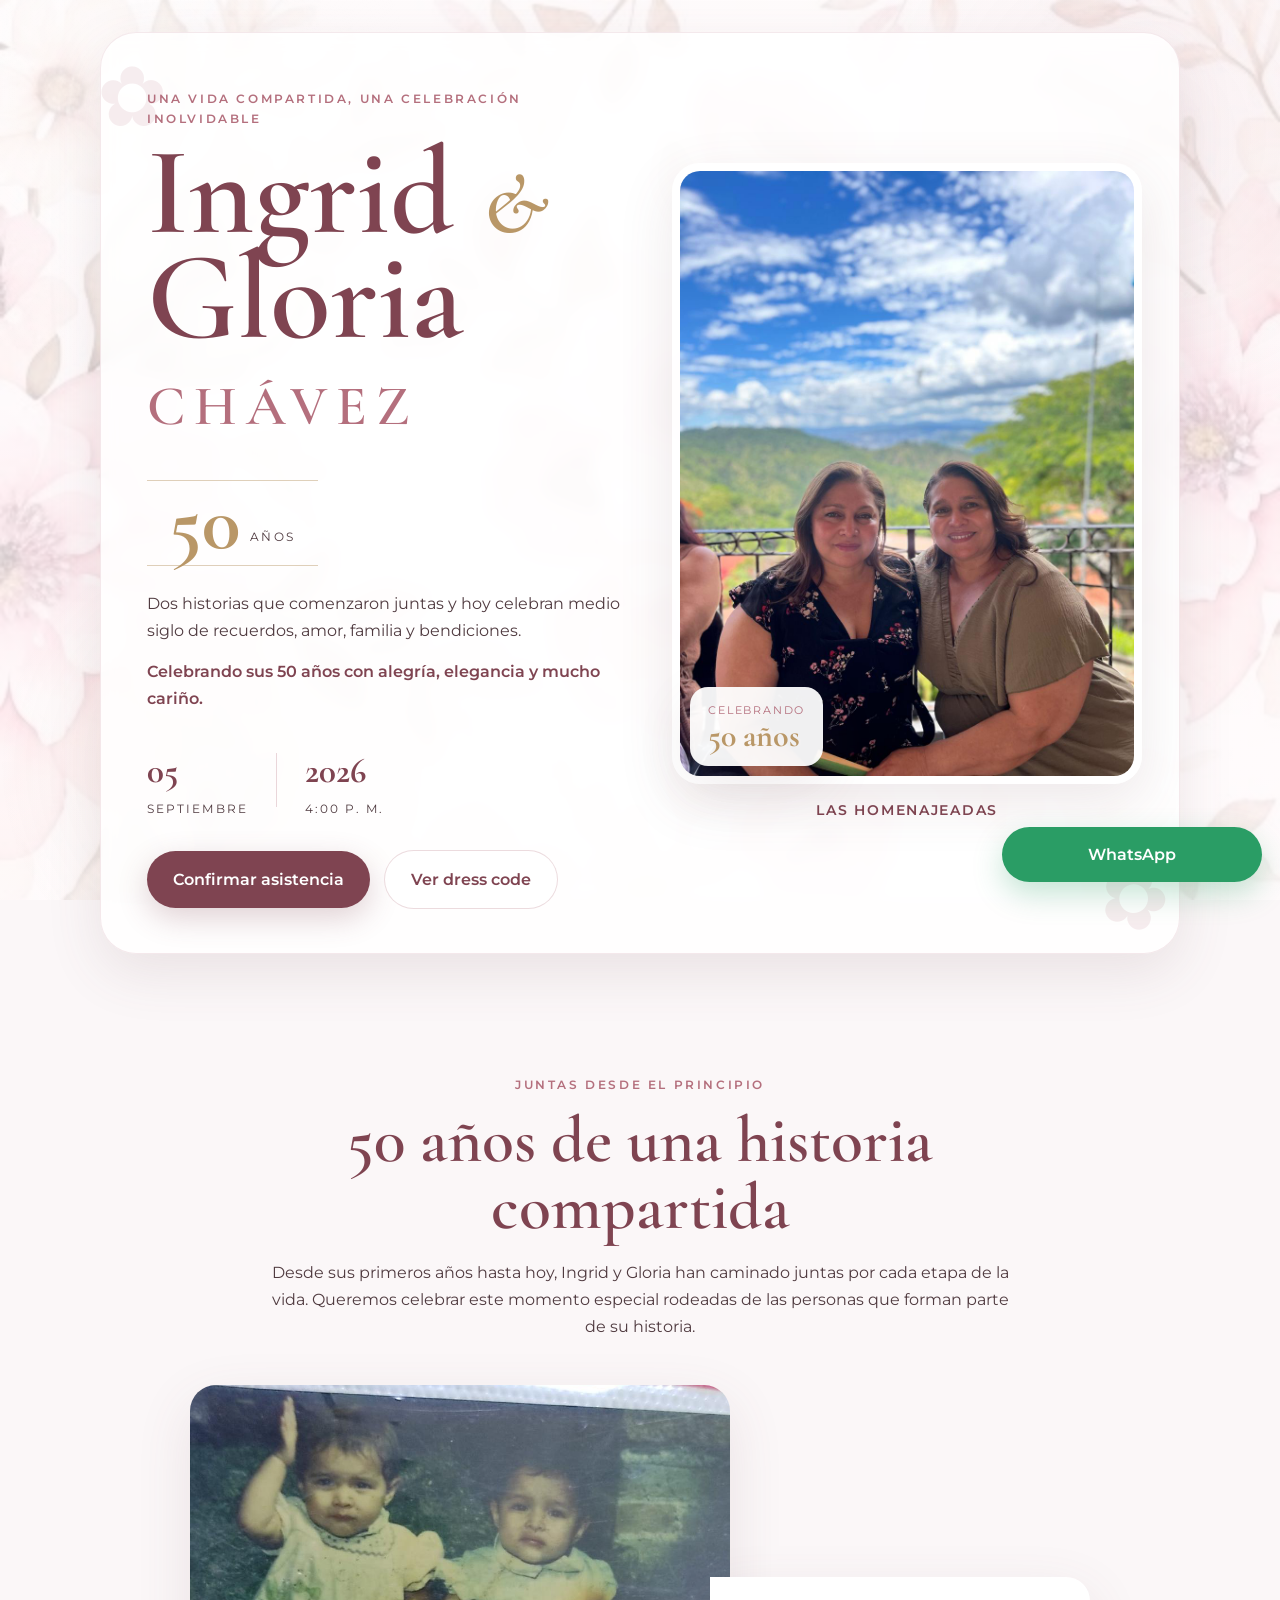
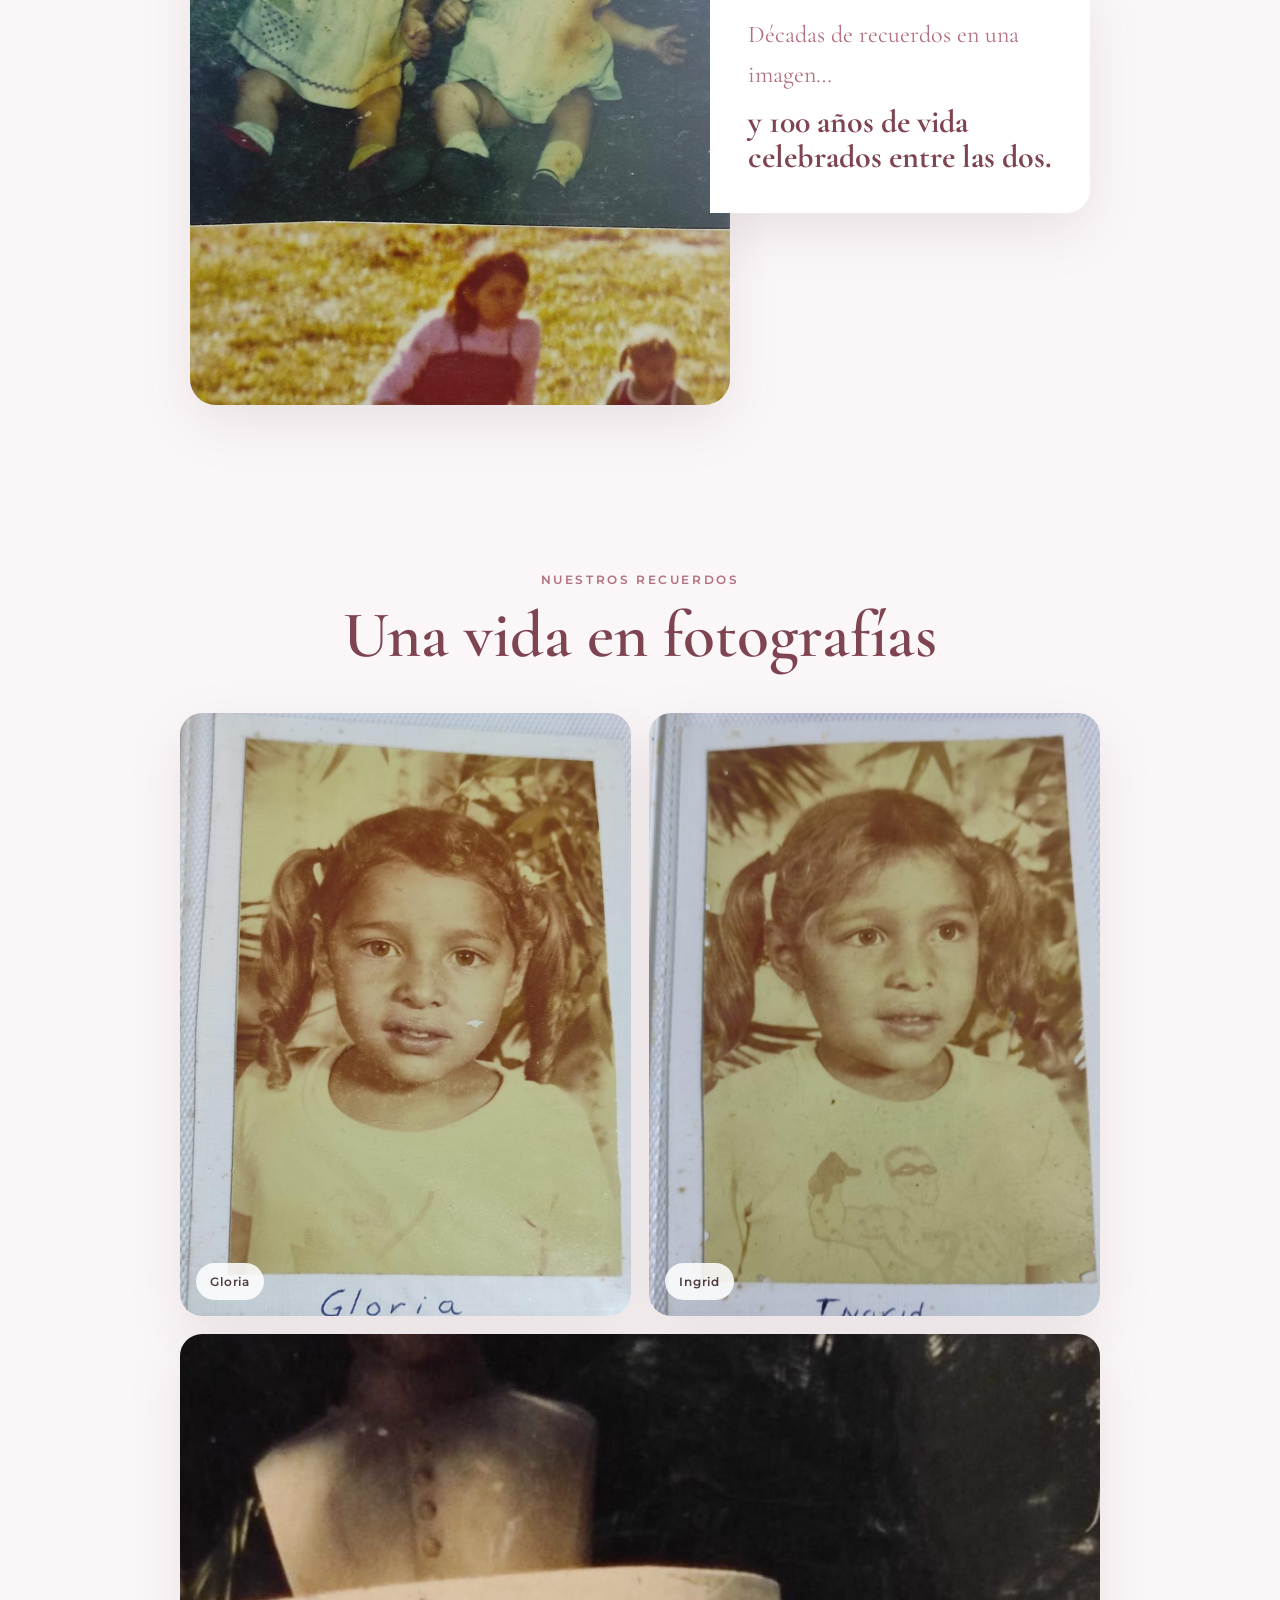
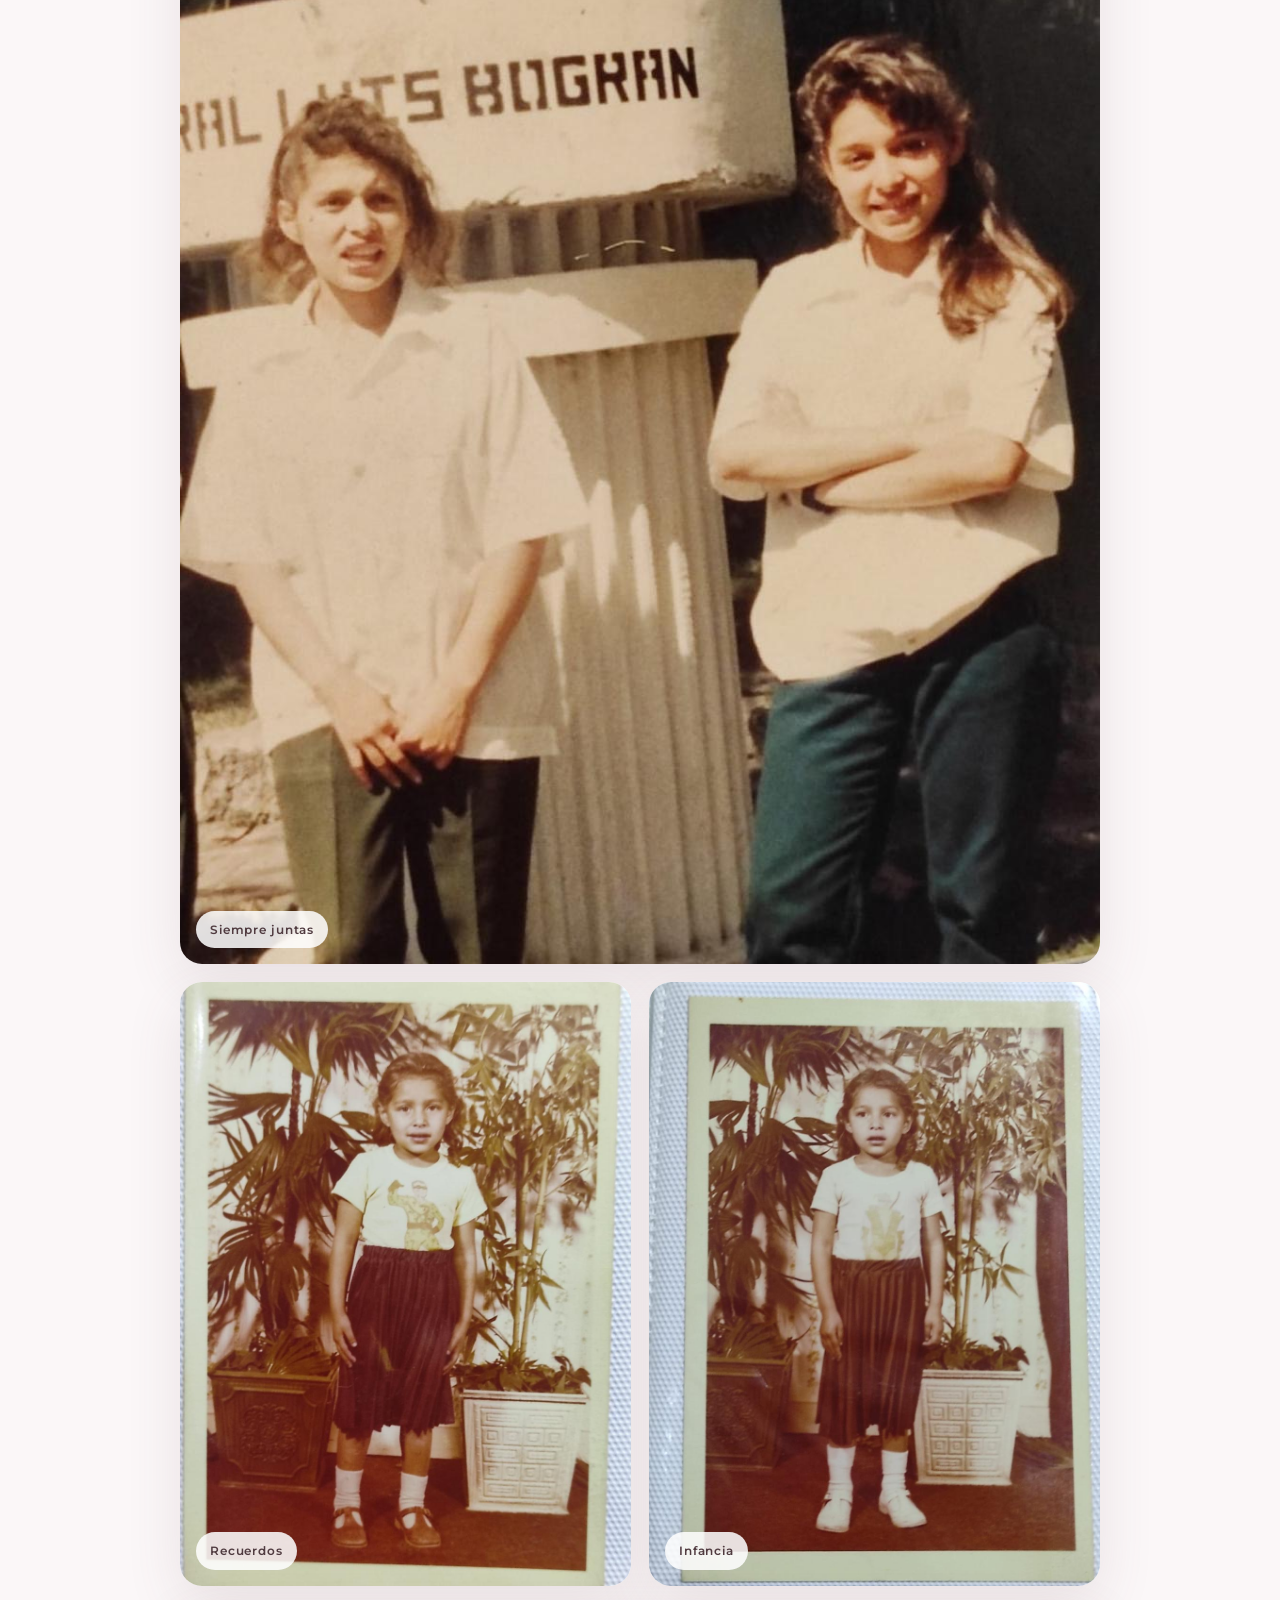
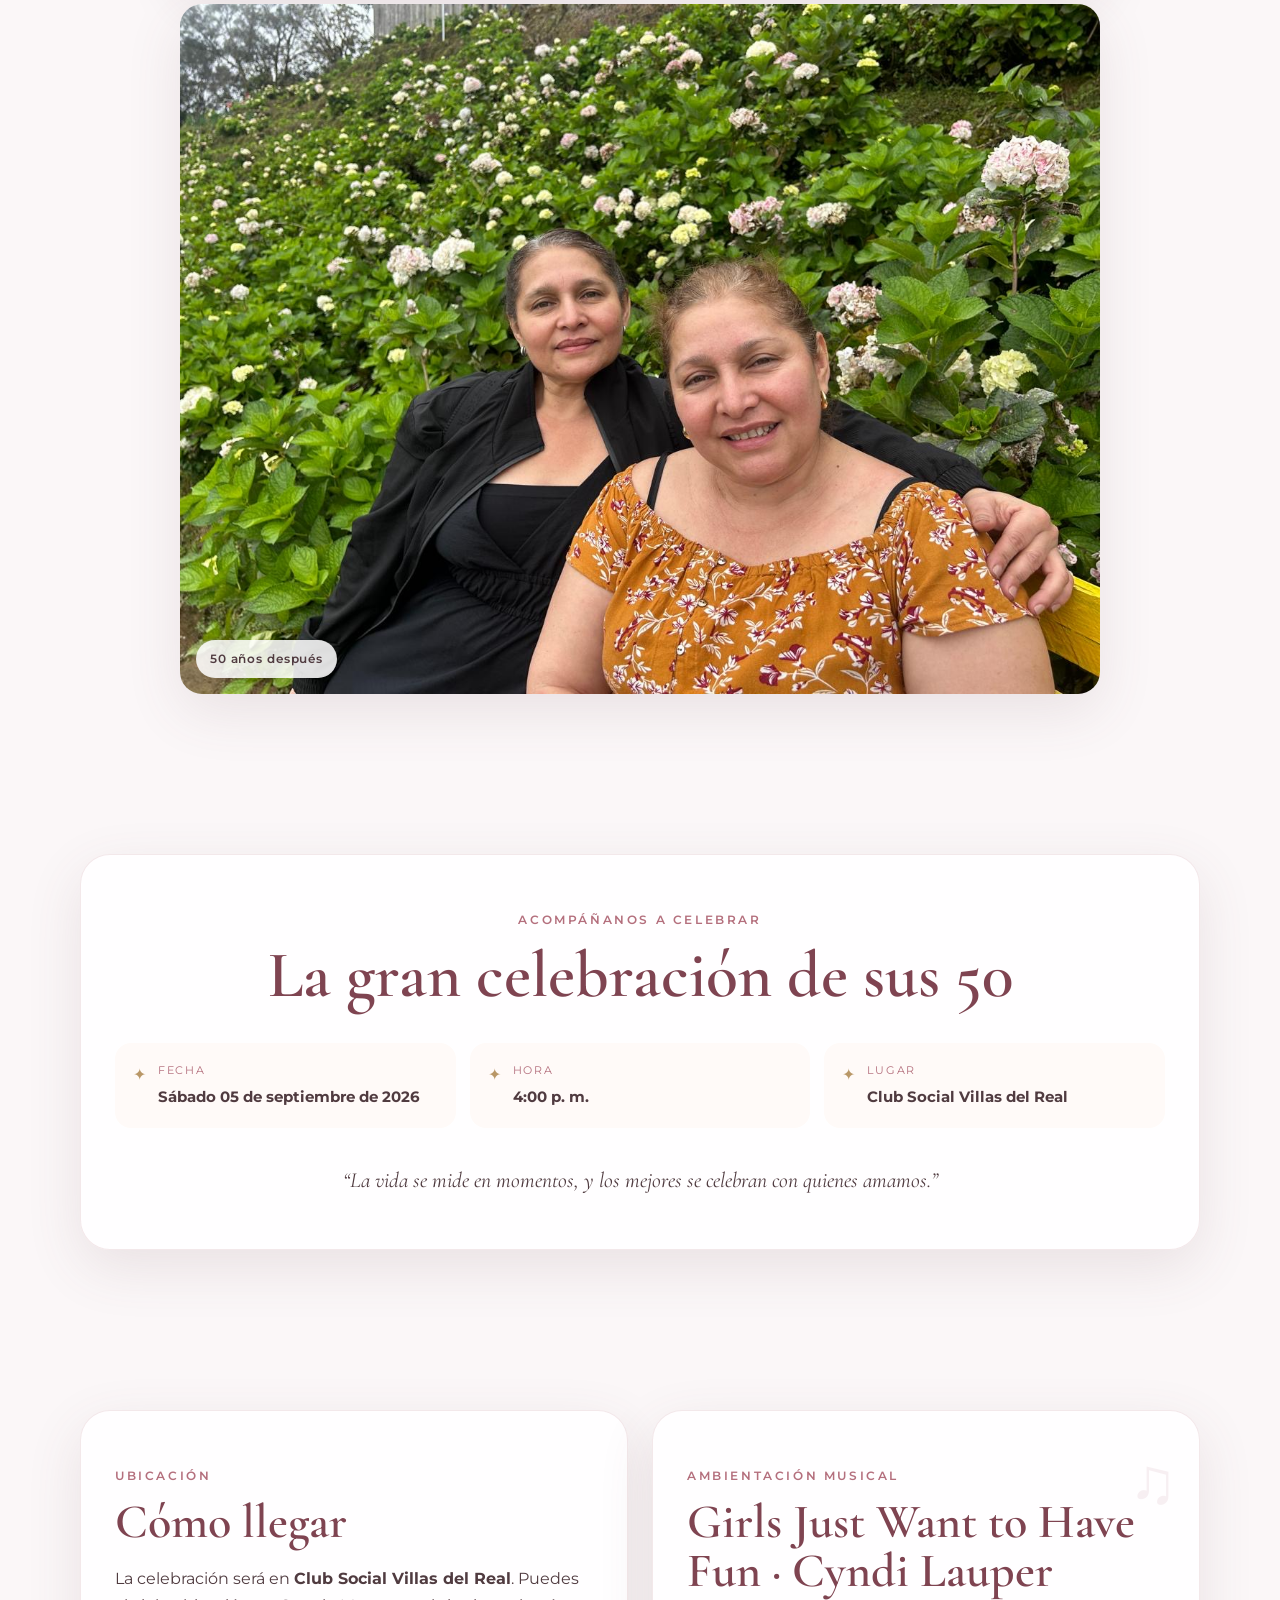
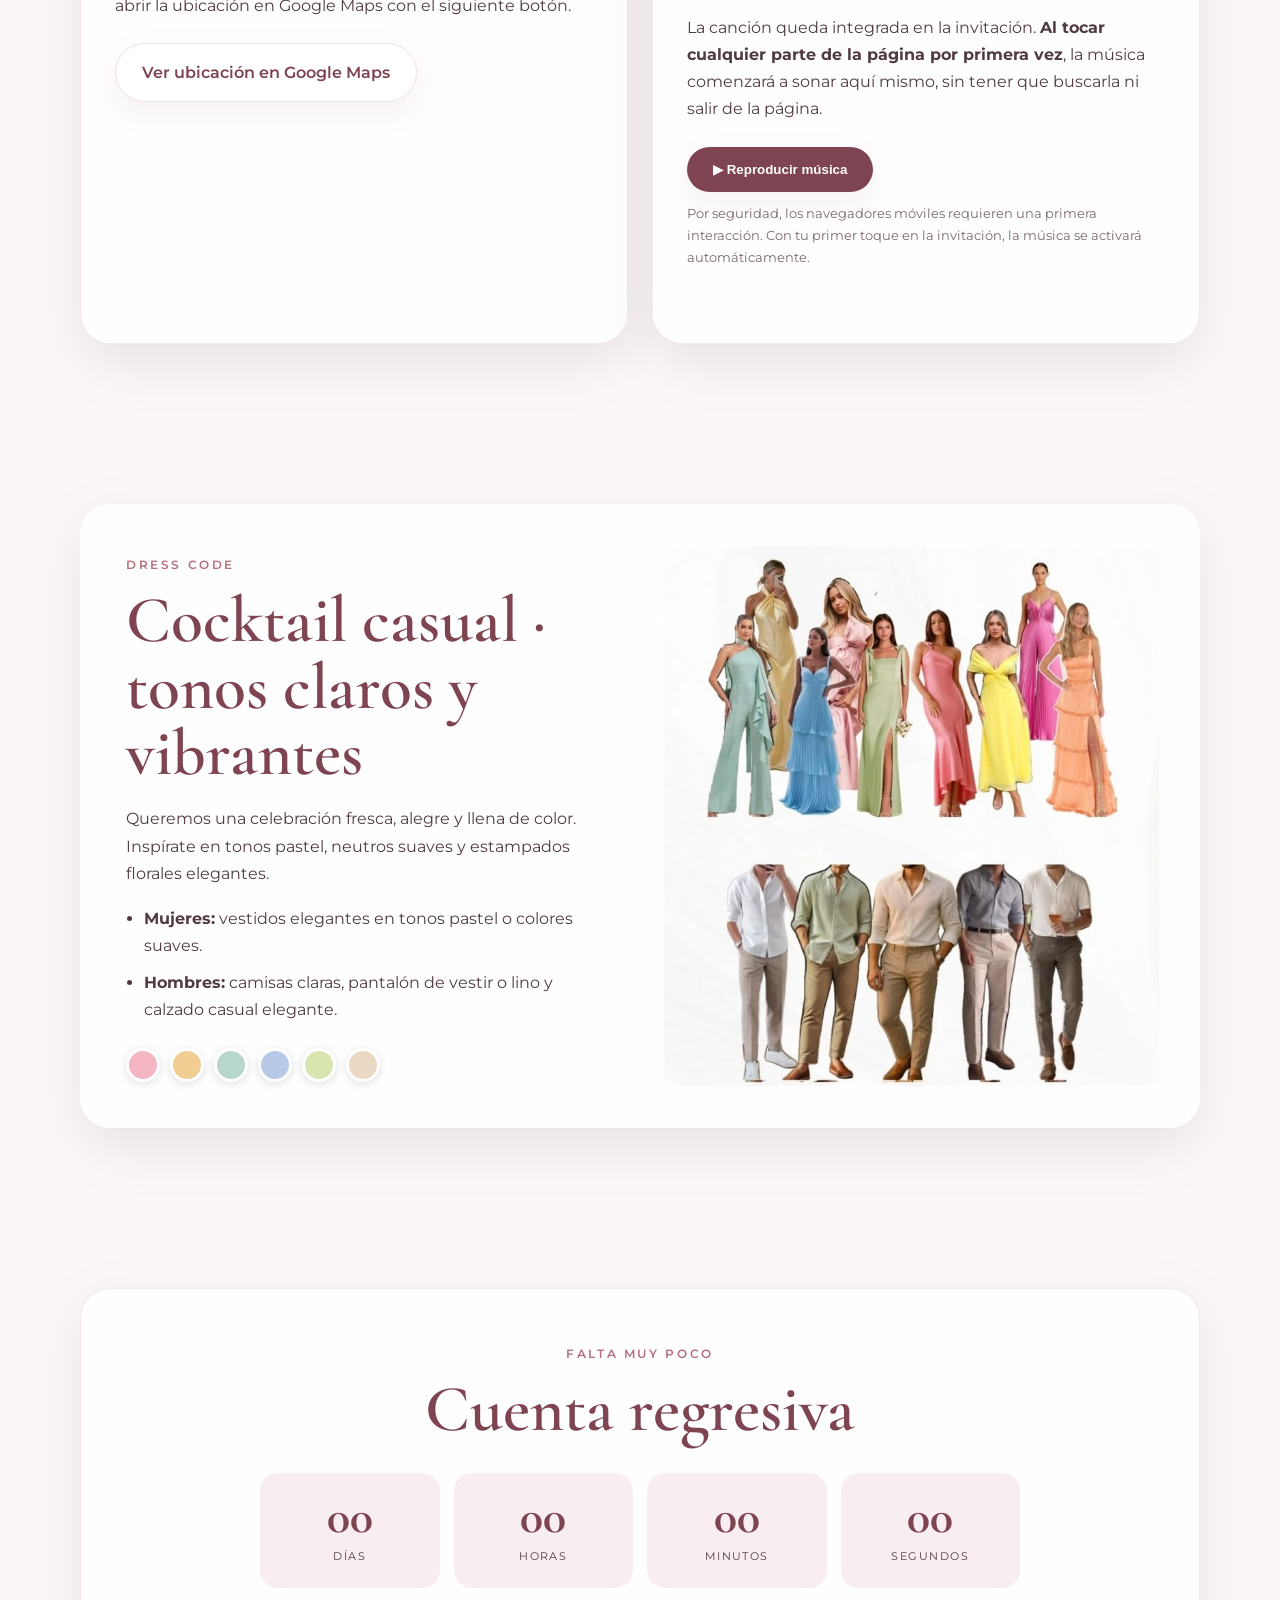
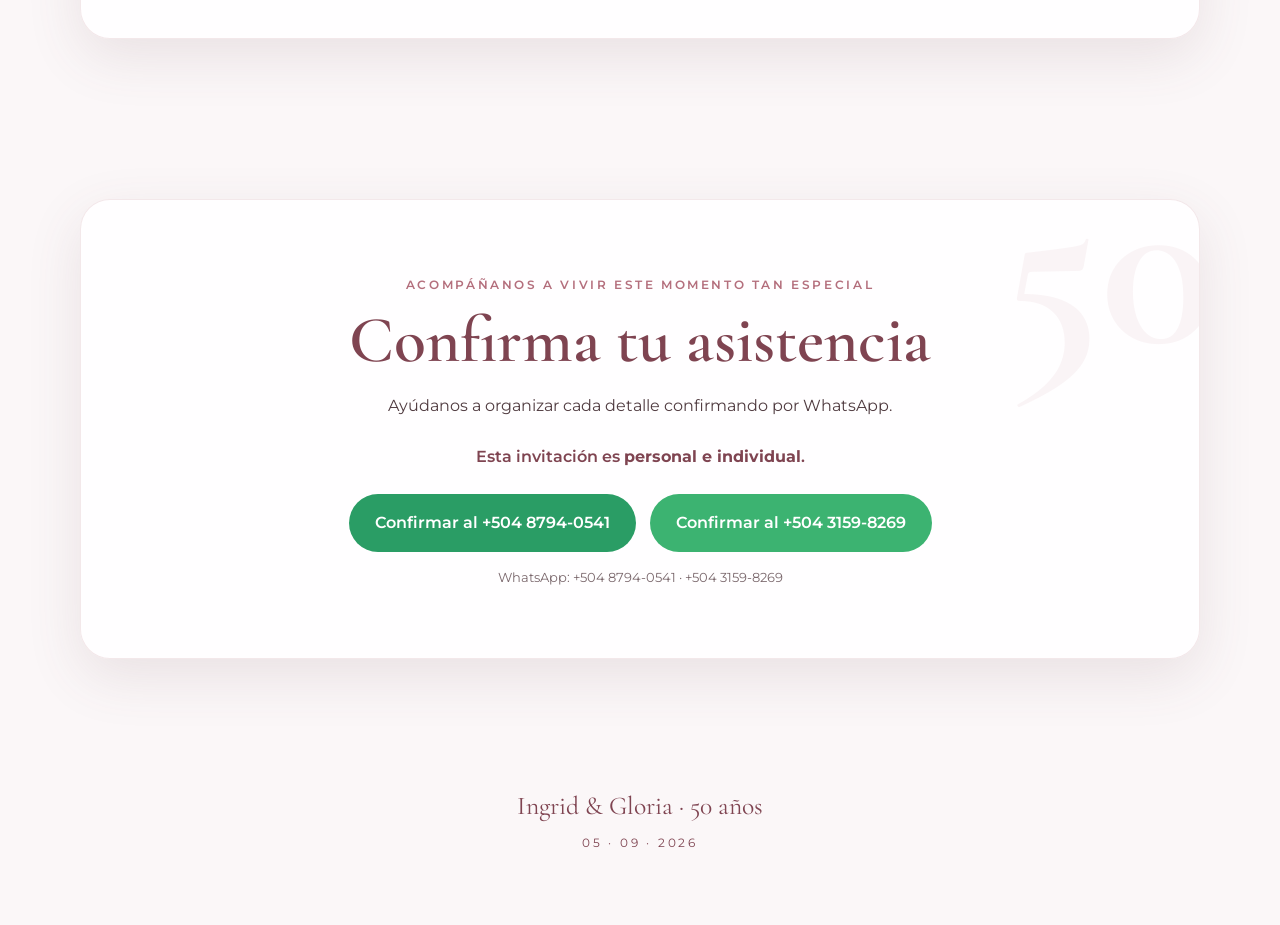
<file: index.html>
<!DOCTYPE html>
<html lang="es">
<head>
  <meta charset="UTF-8" />
  <meta name="viewport" content="width=device-width, initial-scale=1.0" />
  <meta name="theme-color" content="#f8eef2" />
  <title>50 años de Ingrid & Gloria Chávez</title>
  <meta name="description" content="Invitación al cumpleaños número 50 de las gemelas Ingrid y Gloria Chávez, 5 de septiembre de 2026." />
  <meta property="og:type" content="website" />
  <meta property="og:url" content="https://202501713.github.io/cumplea-osgemelas/" />
  <meta property="og:title" content="50 años de Ingrid & Gloria Chávez" />
  <meta property="og:description" content="Acompáñanos a celebrar los 50 años de Ingrid y Gloria Chávez el 5 de septiembre de 2026." />
  <meta property="og:image" content="https://202501713.github.io/cumplea-osgemelas/hero.jpg" />
  <meta property="og:image:alt" content="Fotografía principal de Ingrid y Gloria Chávez" />
  <meta name="twitter:card" content="summary_large_image" />
  <meta name="twitter:title" content="50 años de Ingrid & Gloria Chávez" />
  <meta name="twitter:description" content="Acompáñanos a celebrar los 50 años de Ingrid y Gloria Chávez el 5 de septiembre de 2026." />
  <meta name="twitter:image" content="https://202501713.github.io/cumplea-osgemelas/hero.jpg" />
  <link rel="preconnect" href="https://fonts.googleapis.com">
  <link rel="preconnect" href="https://fonts.gstatic.com" crossorigin>
  <link href="https://fonts.googleapis.com/css2?family=Cormorant+Garamond:wght@500;600;700&family=Montserrat:wght@400;500;600&display=swap" rel="stylesheet">
  <style>
:root{
  --rose:#b46f7d;
  --rose-dark:#7f4451;
  --blush:#f8eef2;
  --cream:#fffaf8;
  --ink:#503b40;
  --gold:#b99767;
  --green:#2a9d65;
  --shadow:0 18px 55px rgba(103,72,79,.12);
}
*{box-sizing:border-box}
html{scroll-behavior:smooth}
body{margin:0;font-family:'Montserrat',sans-serif;color:var(--ink);background:#fbf7f8;line-height:1.7}
body::before{
  content:"";
  position:fixed;
  inset:0;
  background:
    linear-gradient(rgba(255,250,251,.72),rgba(255,250,251,.82)),
    url('flores.jpg') center/cover repeat;
  z-index:-2;
}
body::after{
  content:"";
  position:fixed;
  inset:0;
  pointer-events:none;
  background:
    radial-gradient(circle at 10% 10%, rgba(255,255,255,.45), transparent 20%),
    radial-gradient(circle at 90% 15%, rgba(180,111,125,.08), transparent 22%),
    radial-gradient(circle at 18% 85%, rgba(185,151,103,.08), transparent 18%);
  z-index:-1;
}
img{max-width:100%;display:block}
a{text-decoration:none;color:inherit}
.page-shell{overflow:hidden}
.section{width:min(1120px,92vw);margin:0 auto;padding:80px 0}
.hero{min-height:100vh;display:grid;place-items:center;padding-top:32px;padding-bottom:36px}
.hero-card{width:min(1080px,100%);background:rgba(255,255,255,.84);backdrop-filter:blur(8px);border:1px solid rgba(180,111,125,.15);border-radius:36px;padding:36px;box-shadow:var(--shadow);position:relative;overflow:hidden}
.hero-card::before,.hero-card::after{content:"✿";position:absolute;font-size:84px;color:rgba(180,111,125,.12)}
.hero-card::before{top:-8px;left:-4px}.hero-card::after{right:10px;bottom:-16px;transform:rotate(20deg)}
.hero-grid{display:grid;grid-template-columns:1.03fr .97fr;align-items:center;gap:34px;text-align:left}
.hero-copy-side{padding:8px 12px 8px 10px}
.hero-visual{display:flex;flex-direction:column;align-items:center;justify-content:center}
.eyebrow,.mini-title,.section-title>span{text-transform:uppercase;letter-spacing:.22em;font-size:.74rem;font-weight:600;color:var(--rose)}
h1,h2,.surname{font-family:'Cormorant Garamond',serif}
h1{font-size:clamp(4rem,11vw,7.8rem);line-height:.84;margin:10px 0 0;color:var(--rose-dark);font-weight:600}
h1 span{font-style:italic;color:var(--gold);font-size:.68em}
.surname{font-size:clamp(2rem,6vw,3.5rem);margin:8px 0 14px;letter-spacing:.16em;text-transform:uppercase;color:var(--rose);font-weight:600}
.fifty-badge{display:inline-flex;align-items:flex-end;gap:10px;margin:12px 0 24px;padding:10px 22px;border-top:1px solid rgba(185,151,103,.45);border-bottom:1px solid rgba(185,151,103,.45)}
.fifty-badge .num{font-family:'Cormorant Garamond',serif;font-size:5rem;line-height:.8;color:var(--gold);font-weight:700}
.fifty-badge .years{text-transform:uppercase;letter-spacing:.2em;font-size:.75rem;margin-bottom:7px}
.hero-copy{max-width:560px;margin:0 0 14px;font-size:1rem}
.hero-highlight{max-width:560px;margin:0 0 22px;color:var(--rose-dark);font-weight:600;font-size:1rem}
.hero-image-frame{position:relative;width:min(100%,470px)}
.hero-photo{width:100%;border-radius:28px;box-shadow:var(--shadow);object-fit:cover;max-height:640px;border:8px solid rgba(255,255,255,.75)}
.hero-photo-caption{margin:14px 0 0;font-size:.9rem;letter-spacing:.12em;text-transform:uppercase;color:var(--rose-dark);font-weight:600;text-align:center}
.hero-stamp{position:absolute;left:18px;bottom:18px;background:rgba(255,255,255,.94);padding:14px 18px;border-radius:18px;box-shadow:var(--shadow);text-align:left}
.hero-stamp span{display:block;text-transform:uppercase;letter-spacing:.16em;font-size:.7rem;color:var(--rose)}
.hero-stamp strong{display:block;font-family:'Cormorant Garamond',serif;font-size:2rem;line-height:1;color:var(--gold)}
.hero-actions{display:flex;gap:14px;flex-wrap:wrap;align-items:center}
.event-summary{display:flex;justify-content:flex-start;align-items:center;gap:28px;margin:28px 0 30px}
.event-summary>div:not(.divider){display:flex;flex-direction:column}
.event-summary strong{font-family:'Cormorant Garamond';font-size:2.2rem;color:var(--rose-dark)}
.event-summary span{text-transform:uppercase;font-size:.72rem;letter-spacing:.18em}
.divider{height:54px;width:1px;background:rgba(180,111,125,.28)}
.primary-btn,.secondary-btn,.whatsapp-btn,.floating-whatsapp,.map-btn,.music-btn{display:inline-flex;justify-content:center;align-items:center;border-radius:999px;padding:15px 26px;font-weight:600;transition:.25s ease}
.primary-btn{background:var(--rose-dark);color:white;box-shadow:0 10px 30px rgba(127,68,81,.24)}
.secondary-btn{background:rgba(255,255,255,.88);color:var(--rose-dark);border:1px solid rgba(180,111,125,.25)}
.whatsapp-btn,.floating-whatsapp{background:var(--green);color:#fff;min-width:260px}
.map-btn,.music-btn{background:#fff;color:var(--rose-dark);border:1px solid rgba(180,111,125,.20);box-shadow:0 10px 30px rgba(127,68,81,.08)}
.primary-btn:hover,.secondary-btn:hover,.whatsapp-btn:hover,.floating-whatsapp:hover,.map-btn:hover,.music-btn:hover{transform:translateY(-2px)}
.section-title{text-align:center;max-width:760px;margin:0 auto 44px}
.section-title h2,.details-card h2,.dresscode-card h2,.countdown-card h2,.confirmation-card h2,.info-card h2{font-size:clamp(2.5rem,6vw,4.1rem);line-height:1.02;margin:10px 0 18px;color:var(--rose-dark);font-weight:600}
.section-title p{margin:0}
.photo-feature{display:grid;grid-template-columns:1.2fr .8fr;align-items:center;gap:0;max-width:900px;margin:0 auto}
.photo-feature img{border-radius:26px;box-shadow:var(--shadow);width:100%;max-height:620px;object-fit:cover;background:white}
.caption-card{background:#fff;box-shadow:var(--shadow);padding:38px;border-radius:0 24px 24px 0;margin-left:-20px;position:relative}
.caption-card span,.caption-card strong{display:block}
.caption-card span{font-family:'Cormorant Garamond';font-size:1.5rem;color:var(--rose)}
.caption-card strong{font-family:'Cormorant Garamond';font-size:2rem;line-height:1.1;margin-top:8px;color:var(--rose-dark)}
.gallery{display:grid;grid-template-columns:repeat(2,1fr);gap:18px;max-width:920px;margin:auto}
.gallery figure{margin:0;position:relative;overflow:hidden;border-radius:22px;box-shadow:var(--shadow);background:white;min-height:330px}
.gallery figure.wide{grid-column:span 2;min-height:420px}
.gallery img{width:100%;height:100%;object-fit:cover;transition:.45s;background:#fff}
.gallery figure:hover img{transform:scale(1.025)}
.gallery figcaption{position:absolute;left:16px;bottom:16px;background:rgba(255,255,255,.86);padding:8px 14px;border-radius:999px;font-size:.78rem;font-weight:600;letter-spacing:.07em}
.details-card,.countdown-card,.confirmation-card,.info-card{background:rgba(255,255,255,.88);border:1px solid rgba(180,111,125,.16);border-radius:30px;padding:50px 34px;box-shadow:var(--shadow)}
.details-card,.countdown-card,.confirmation-card{text-align:center}
.details-grid{display:grid;grid-template-columns:repeat(3,1fr);gap:14px;margin:34px 0}
.detail-item{display:flex;gap:12px;text-align:left;align-items:flex-start;background:var(--cream);padding:18px;border-radius:16px}
.icon{color:var(--gold)}
.detail-item small,.detail-item strong{display:block}
.detail-item small{text-transform:uppercase;font-size:.68rem;letter-spacing:.16em;color:var(--rose)}
.detail-item strong{margin-top:5px;font-size:.95rem}
.note{font-family:'Cormorant Garamond';font-style:italic;font-size:1.35rem;margin:12px auto 0;max-width:680px}
.extras-grid{display:grid;grid-template-columns:1fr 1fr;gap:24px}
.info-card h2{font-size:clamp(2rem,5vw,3rem)}
.info-card p{margin-bottom:24px}
.music-card{position:relative;overflow:hidden}.music-controls{display:flex;gap:12px;flex-wrap:wrap;margin-top:18px}.music-player{margin-top:18px;border-radius:18px;overflow:hidden;background:#000;box-shadow:0 12px 30px rgba(0,0,0,.12)}.music-player iframe{width:100%;aspect-ratio:16/9;border:0;display:block}.music-note{font-size:.82rem;color:#7b686d;margin-top:10px}.music-toggle{background:var(--rose-dark);color:#fff;border:0;cursor:pointer}.music-toggle.playing{background:var(--gold);color:#fff}.single-invite{margin:-4px auto 22px;color:var(--rose-dark);font-weight:600}.whatsapp-group{display:flex;justify-content:center;gap:14px;flex-wrap:wrap}.secondary-whatsapp{background:#3cb371}
.music-card::after{content:"♫";position:absolute;right:22px;top:18px;font-size:64px;color:rgba(180,111,125,.10);font-family:'Cormorant Garamond',serif}
.dresscode-card{display:grid;grid-template-columns:1fr 1fr;gap:40px;align-items:center;background:rgba(255,255,255,.88);border-radius:30px;padding:36px;box-shadow:var(--shadow)}
.dresscode-copy{padding:10px}.dresscode-card h2{text-align:left}.dresscode-card img{border-radius:22px;max-height:610px;width:100%;object-fit:cover;background:white}.dresscode-list{margin:18px 0 0;padding-left:18px}.dresscode-list li{margin-bottom:10px}.palette{display:flex;gap:10px;margin-top:24px;flex-wrap:wrap}.palette span{width:34px;height:34px;border-radius:50%;background:var(--c);border:3px solid white;box-shadow:0 2px 8px rgba(0,0,0,.12)}
.countdown{display:grid;grid-template-columns:repeat(4,1fr);gap:14px;max-width:760px;margin:30px auto 0}.countdown div{background:var(--blush);padding:20px 10px;border-radius:18px}.countdown strong{font-family:'Cormorant Garamond';display:block;font-size:3rem;line-height:1;color:var(--rose-dark)}.countdown span{text-transform:uppercase;font-size:.7rem;letter-spacing:.13em}
.confirmation-card{position:relative;overflow:hidden;padding-top:70px;padding-bottom:70px}.big-50{position:absolute;right:-16px;top:-55px;font-family:'Cormorant Garamond';font-size:15rem;line-height:1;color:rgba(180,111,125,.07);font-weight:700}.confirmation-card p{max-width:560px;margin:0 auto 24px}.confirmation-card small{display:block;margin-top:14px;color:#7b686d}
footer{text-align:center;padding:45px 20px 70px;color:var(--rose-dark)}footer p{font-family:'Cormorant Garamond';font-size:1.6rem;margin:0}footer span{font-size:.72rem;letter-spacing:.24em;text-transform:uppercase}
.floating-whatsapp{position:fixed;right:18px;bottom:18px;box-shadow:0 12px 30px rgba(42,157,101,.28);z-index:30;padding:14px 22px}
.reveal{opacity:0;transform:translateY(24px);transition:opacity .7s ease,transform .7s ease}.reveal.visible{opacity:1;transform:none}
@media(max-width:780px){
  .section{padding:64px 0}
  .hero-card{padding:28px 18px;border-radius:24px}
  .hero-grid,.photo-feature,.dresscode-card,.extras-grid{grid-template-columns:1fr;gap:22px}
  .hero-copy-side{text-align:center;padding:8px 2px}
  .hero-copy,.hero-highlight{margin-left:auto;margin-right:auto}
  .event-summary{gap:18px;justify-content:center}
  .hero-actions{justify-content:center}
  .caption-card{margin:-18px 14px 0;border-radius:18px}
  .gallery{gap:12px}
  .gallery figure{min-height:270px}
  .gallery figure.wide{min-height:300px}
  .details-grid{grid-template-columns:1fr}
  .dresscode-card{padding:22px}
  .dresscode-card h2{text-align:center}
  .dresscode-copy,.info-card{text-align:center}
  .palette{justify-content:center}
  .countdown{grid-template-columns:repeat(2,1fr)}
  .big-50{font-size:10rem}
  .detail-item{text-align:left}
  .floating-whatsapp{right:14px;bottom:14px;padding:13px 18px}
}
@media(max-width:480px){
  .section{width:min(94vw,1120px)}
  h1{font-size:4.2rem}
  .surname{font-size:2.1rem}
  .fifty-badge .num{font-size:4rem}
  .event-summary{flex-direction:column;gap:10px}
  .event-summary .divider{width:65px;height:1px}
  .gallery{grid-template-columns:1fr}
  .gallery figure.wide{grid-column:auto}
  .details-card,.countdown-card,.confirmation-card,.info-card{padding-left:20px;padding-right:20px}
  .countdown strong{font-size:2.5rem}
  .primary-btn,.secondary-btn,.whatsapp-btn,.map-btn,.music-btn{width:100%}
  .hero-actions{flex-direction:column}
  .floating-whatsapp{left:14px;right:14px;bottom:12px}
}

  </style>
</head>
<body>
  <div class="page-shell">
    <header class="hero section">
      <div class="hero-card reveal">
        <div class="hero-grid">
          <div class="hero-copy-side">
            <p class="eyebrow">Una vida compartida, una celebración inolvidable</p>
            <h1>Ingrid <span>&</span> Gloria</h1>
            <p class="surname">Chávez</p>
            <div class="fifty-badge" aria-label="50 años">
              <span class="num">50</span>
              <span class="years">años</span>
            </div>
            <p class="hero-copy">Dos historias que comenzaron juntas y hoy celebran medio siglo de recuerdos, amor, familia y bendiciones.</p>
            <p class="hero-highlight">Celebrando sus 50 años con alegría, elegancia y mucho cariño.</p>
            <div class="event-summary">
              <div><strong>05</strong><span>Septiembre</span></div>
              <div class="divider"></div>
              <div><strong>2026</strong><span>4:00 p. m.</span></div>
            </div>
            <div class="hero-actions">
              <a class="primary-btn" href="#confirmacion">Confirmar asistencia</a>
              <a class="secondary-btn" href="#dresscode">Ver dress code</a>
            </div>
          </div>
          <div class="hero-visual">
            <div class="hero-image-frame">
              <img class="hero-photo" src="hero.jpg" alt="Ingrid y Gloria Chávez" loading="eager" />
              <div class="hero-stamp">
                <span>Celebrando</span>
                <strong>50 años</strong>
              </div>
            </div>
            <p class="hero-photo-caption">Las homenajeadas</p>
          </div>
        </div>
      </div>
    </header>

    <main>
      <section class="section story reveal">
        <div class="section-title">
          <span>Juntas desde el principio</span>
          <h2>50 años de una historia compartida</h2>
          <p>Desde sus primeros años hasta hoy, Ingrid y Gloria han caminado juntas por cada etapa de la vida. Queremos celebrar este momento especial rodeadas de las personas que forman parte de su historia.</p>
        </div>

        <div class="photo-feature">
          <img src="bebes.jpg" alt="Fotografía de Ingrid y Gloria cuando eran bebés" loading="lazy" />
          <div class="caption-card">
            <span>Décadas de recuerdos en una imagen…</span>
            <strong>y 100 años de vida celebrados entre las dos.</strong>
          </div>
        </div>
      </section>

      <section class="section gallery-section">
        <div class="section-title reveal">
          <span>Nuestros recuerdos</span>
          <h2>Una vida en fotografías</h2>
        </div>
        <div class="gallery">
          <figure class="reveal"><img src="gloria.jpg" alt="Gloria en su infancia" loading="lazy"><figcaption>Gloria</figcaption></figure>
          <figure class="reveal"><img src="ingrid.jpg" alt="Ingrid en su infancia" loading="lazy"><figcaption>Ingrid</figcaption></figure>
          <figure class="reveal wide"><img src="juventud.jpg" alt="Ingrid y Gloria en su juventud" loading="lazy"><figcaption>Siempre juntas</figcaption></figure>
          <figure class="reveal"><img src="infancia1.jpg" alt="Recuerdo de infancia" loading="lazy"><figcaption>Recuerdos</figcaption></figure>
          <figure class="reveal"><img src="infancia2.jpg" alt="Recuerdo de infancia" loading="lazy"><figcaption>Infancia</figcaption></figure>
          <figure class="reveal wide"><img src="actual.jpg" alt="Ingrid y Gloria en la actualidad" loading="lazy"><figcaption>50 años después</figcaption></figure>
        </div>
      </section>

      <section class="section details reveal">
        <div class="details-card">
          <span class="mini-title">Acompáñanos a celebrar</span>
          <h2>La gran celebración de sus 50</h2>
          <div class="details-grid">
            <div class="detail-item"><span class="icon">✦</span><div><small>Fecha</small><strong>Sábado 05 de septiembre de 2026</strong></div></div>
            <div class="detail-item"><span class="icon">✦</span><div><small>Hora</small><strong>4:00 p. m.</strong></div></div>
            <div class="detail-item"><span class="icon">✦</span><div><small>Lugar</small><strong>Club Social Villas del Real</strong></div></div>
          </div>
          <p class="note">“La vida se mide en momentos, y los mejores se celebran con quienes amamos.”</p>
        </div>
      </section>

      <section class="section extras reveal">
        <div class="extras-grid">
          <article class="info-card">
            <span class="mini-title">Ubicación</span>
            <h2>Cómo llegar</h2>
            <p>La celebración será en <strong>Club Social Villas del Real</strong>. Puedes abrir la ubicación en Google Maps con el siguiente botón.</p>
            <a class="map-btn" target="_blank" rel="noopener" href="https://www.google.com/maps/search/?api=1&query=Club+Social+Villas+del+Real">
              Ver ubicación en Google Maps
            </a>
          </article>

          <article class="info-card music-card">
            <span class="mini-title">Ambientación musical</span>
            <h2>Girls Just Want to Have Fun · Cyndi Lauper</h2>
            <p>La canción queda integrada en la invitación. <strong>Al tocar cualquier parte de la página por primera vez</strong>, la música comenzará a sonar aquí mismo, sin tener que buscarla ni salir de la página.</p>
            <div class="music-controls">
              <button class="music-btn music-toggle" id="musicToggle" type="button">▶ Reproducir música</button>
            </div>
            <div class="music-player" id="musicPlayer" hidden>
              <iframe
                id="musicFrame"
                title="Girls Just Want To Have Fun - Cyndi Lauper"
                allow="autoplay; encrypted-media; picture-in-picture"
                allowfullscreen>
              </iframe>
            </div>
            <p class="music-note">Por seguridad, los navegadores móviles requieren una primera interacción. Con tu primer toque en la invitación, la música se activará automáticamente.</p>
          </article>
        </div>
      </section>

      <section class="section dresscode reveal" id="dresscode">
        <div class="dresscode-card">
          <div class="dresscode-copy">
            <span class="mini-title">Dress code</span>
            <h2>Cocktail casual · tonos claros y vibrantes</h2>
            <p>Queremos una celebración fresca, alegre y llena de color. Inspírate en tonos pastel, neutros suaves y estampados florales elegantes.</p>
            <ul class="dresscode-list">
              <li><strong>Mujeres:</strong> vestidos elegantes en tonos pastel o colores suaves.</li>
              <li><strong>Hombres:</strong> camisas claras, pantalón de vestir o lino y calzado casual elegante.</li>
            </ul>
            <div class="palette" aria-label="Paleta de colores sugerida">
              <span style="--c:#f4b6c2"></span>
              <span style="--c:#f0cd93"></span>
              <span style="--c:#b8d7cc"></span>
              <span style="--c:#b8c9e8"></span>
              <span style="--c:#d8e5af"></span>
              <span style="--c:#ead8c5"></span>
            </div>
          </div>
          <img src="dresscode.jpg" alt="Ejemplos de vestimenta sugerida para mujeres y hombres" loading="lazy" />
        </div>
      </section>

      <section class="section countdown-section reveal">
        <div class="countdown-card">
          <span class="mini-title">Falta muy poco</span>
          <h2>Cuenta regresiva</h2>
          <div class="countdown" id="countdown">
            <div><strong id="days">00</strong><span>Días</span></div>
            <div><strong id="hours">00</strong><span>Horas</span></div>
            <div><strong id="minutes">00</strong><span>Minutos</span></div>
            <div><strong id="seconds">00</strong><span>Segundos</span></div>
          </div>
        </div>
      </section>

            <section class="section confirmation reveal" id="confirmacion">
        <div class="confirmation-card">
          <div class="big-50">50</div>
          <span class="mini-title">Acompáñanos a vivir este momento tan especial</span>
          <h2>Confirma tu asistencia</h2>
          <p>Ayúdanos a organizar cada detalle confirmando por WhatsApp.</p>
          <p class="single-invite">Esta invitación es <strong>personal e individual</strong>.</p>
          <div class="whatsapp-group">
            <a class="whatsapp-btn" target="_blank" rel="noopener" href="https://wa.me/50487940541?text=Confirmo%20mi%20asistencia%20al%20cumplea%C3%B1os%2050%20de%20Ingrid%20y%20Gloria%20Ch%C3%A1vez%2C%20el%205%20de%20septiembre%20de%202026.%0A%0AInvitaci%C3%B3n%20personal%20para%201%20persona.%0ANombre%3A%20">
              Confirmar al +504 8794-0541
            </a>
            <a class="whatsapp-btn secondary-whatsapp" target="_blank" rel="noopener" href="https://wa.me/50431598269?text=Confirmo%20mi%20asistencia%20al%20cumplea%C3%B1os%2050%20de%20Ingrid%20y%20Gloria%20Ch%C3%A1vez%2C%20el%205%20de%20septiembre%20de%202026.%0A%0AInvitaci%C3%B3n%20personal%20para%201%20persona.%0ANombre%3A%20">
              Confirmar al +504 3159-8269
            </a>
          </div>
          <small>WhatsApp: +504 8794-0541 · +504 3159-8269</small>
        </div>
      </section>
    </main>

    <footer>
      <p>Ingrid & Gloria · 50 años</p>
      <span>05 · 09 · 2026</span>
    </footer>
  </div>

  <a class="floating-whatsapp" target="_blank" rel="noopener" href="https://wa.me/50487940541?text=Confirmo%20mi%20asistencia%20al%20cumplea%C3%B1os%2050%20de%20Ingrid%20y%20Gloria%20Ch%C3%A1vez%2C%20el%205%20de%20septiembre%20de%202026.%0A%0AInvitaci%C3%B3n%20personal%20para%201%20persona.%0ANombre%3A%20">WhatsApp</a>

  <script>
const target = new Date('2026-09-05T16:00:00-06:00').getTime();
const ids = ['days','hours','minutes','seconds'];
function updateCountdown(){
  const now = Date.now();
  const diff = target - now;
  if(diff <= 0){
    ids.forEach(id => document.getElementById(id).textContent = '00');
    return;
  }
  const d = Math.floor(diff / 86400000);
  const h = Math.floor((diff % 86400000) / 3600000);
  const m = Math.floor((diff % 3600000) / 60000);
  const s = Math.floor((diff % 60000) / 1000);
  document.getElementById('days').textContent = String(d).padStart(2,'0');
  document.getElementById('hours').textContent = String(h).padStart(2,'0');
  document.getElementById('minutes').textContent = String(m).padStart(2,'0');
  document.getElementById('seconds').textContent = String(s).padStart(2,'0');
}
updateCountdown();
setInterval(updateCountdown,1000);

const observer = new IntersectionObserver(entries => {
  entries.forEach(entry => {
    if(entry.isIntersecting) entry.target.classList.add('visible');
  });
},{threshold:.13});
document.querySelectorAll('.reveal').forEach(el => observer.observe(el));

  </script>

<script>
(function(){
  const btn = document.getElementById('musicToggle');
  const player = document.getElementById('musicPlayer');
  const frame = document.getElementById('musicFrame');
  let started = false;

  if(!btn || !player || !frame) return;

  function startMusic(scrollIntoView=false){
    if(started) return;
    frame.src = 'https://www.youtube.com/embed/PIb6AZdTr-A?autoplay=1&playsinline=1&rel=0';
    player.hidden = false;
    btn.textContent = '♫ Música reproduciéndose';
    btn.classList.add('playing');
    started = true;
    if(scrollIntoView){
      player.scrollIntoView({behavior:'smooth', block:'center'});
    }
    removeAutoStartListeners();
  }

  function stopMusic(){
    frame.src = '';
    player.hidden = true;
    btn.textContent = '▶ Reproducir música';
    btn.classList.remove('playing');
    started = false;
    addAutoStartListeners();
  }

  function autoStartHandler(event){
    if(event.target.closest('#musicToggle')) return;
    startMusic(false);
  }

  function addAutoStartListeners(){
    document.addEventListener('pointerdown', autoStartHandler, {once:true});
    document.addEventListener('touchstart', autoStartHandler, {once:true});
    document.addEventListener('click', autoStartHandler, {once:true});
  }

  function removeAutoStartListeners(){
    document.removeEventListener('pointerdown', autoStartHandler);
    document.removeEventListener('touchstart', autoStartHandler);
    document.removeEventListener('click', autoStartHandler);
  }

  btn.addEventListener('click', function(){
    if(!started){
      startMusic(true);
    }else{
      stopMusic();
    }
  });

  addAutoStartListeners();
})();
</script>

</body>
</html>
</file>
